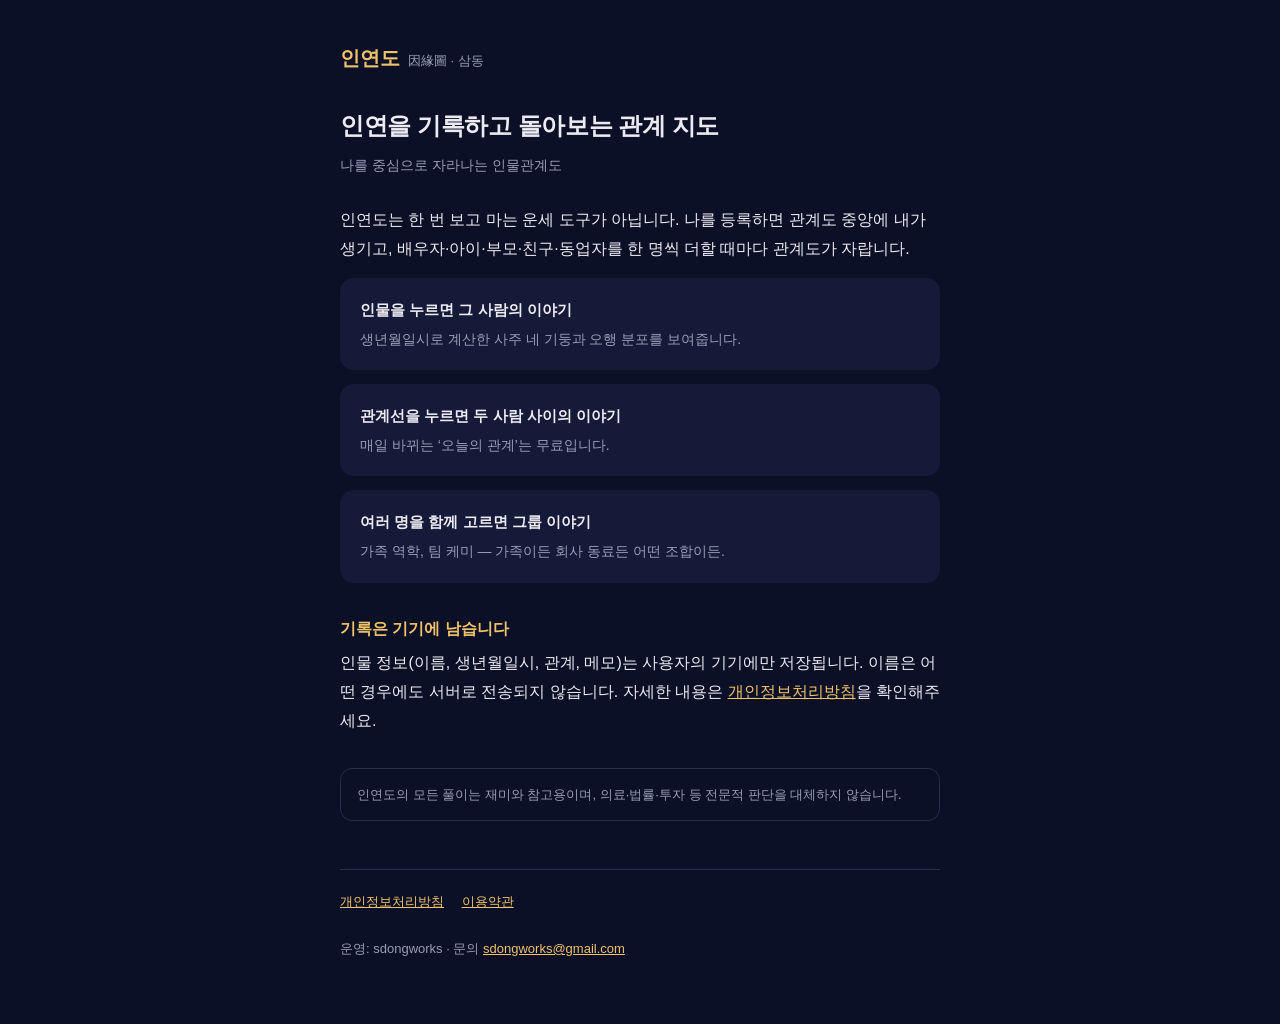
<file: index.html>
<!doctype html>
<html lang="ko">
<head>
<meta charset="utf-8">
<meta name="viewport" content="width=device-width,initial-scale=1">
<title>인연도 — 인연을 기록하고 돌아보는 관계 지도</title>
<meta name="description" content="나를 중심으로 자라나는 인물관계도. 가족·친구·동료를 한 명씩 더하면 관계도가 자라고, 사람과 사람 사이의 이야기가 열립니다.">
<link rel="stylesheet" href="style.css">
</head>
<body>
<div class="wrap">
  <div class="brand"><strong>인연도</strong><span>因緣圖 · 삼동</span></div>

  <h1>인연을 기록하고 돌아보는 관계 지도</h1>
  <p class="sub">나를 중심으로 자라나는 인물관계도</p>

  <p>인연도는 한 번 보고 마는 운세 도구가 아닙니다. 나를 등록하면 관계도 중앙에 내가 생기고,
  배우자·아이·부모·친구·동업자를 한 명씩 더할 때마다 관계도가 자랍니다.</p>

  <div class="card">
    <h3>인물을 누르면 그 사람의 이야기</h3>
    <p>생년월일시로 계산한 사주 네 기둥과 오행 분포를 보여줍니다.</p>
  </div>
  <div class="card">
    <h3>관계선을 누르면 두 사람 사이의 이야기</h3>
    <p>매일 바뀌는 &lsquo;오늘의 관계&rsquo;는 무료입니다.</p>
  </div>
  <div class="card">
    <h3>여러 명을 함께 고르면 그룹 이야기</h3>
    <p>가족 역학, 팀 케미 &mdash; 가족이든 회사 동료든 어떤 조합이든.</p>
  </div>

  <h2>기록은 기기에 남습니다</h2>
  <p>인물 정보(이름, 생년월일시, 관계, 메모)는 사용자의 기기에만 저장됩니다.
  이름은 어떤 경우에도 서버로 전송되지 않습니다. 자세한 내용은
  <a href="privacy.html">개인정보처리방침</a>을 확인해주세요.</p>

  <div class="notice">
    인연도의 모든 풀이는 재미와 참고용이며, 의료&middot;법률&middot;투자 등 전문적 판단을
    대체하지 않습니다.
  </div>

  <footer>
    <a href="privacy.html">개인정보처리방침</a>
    <a href="terms.html">이용약관</a>
    <br><br>
    운영: sdongworks · 문의 <a href="mailto:sdongworks@gmail.com">sdongworks@gmail.com</a>
  </footer>
</div>
</body>
</html>
</file>
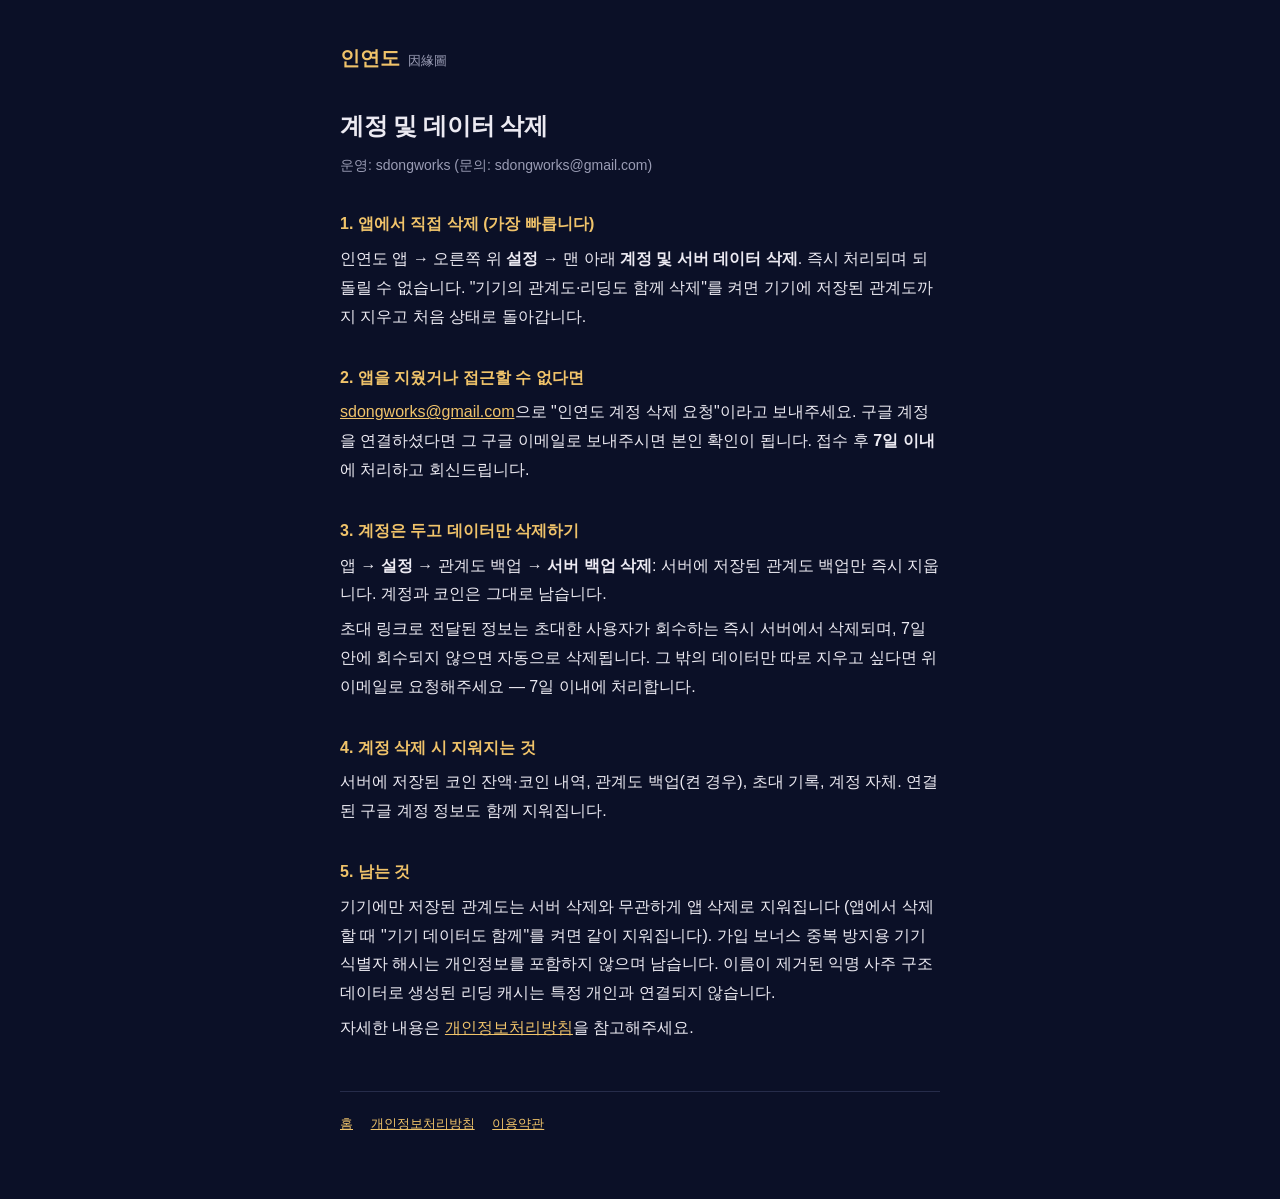
<file: delete-account.html>
<!doctype html>
<html lang="ko">
<head>
<meta charset="utf-8">
<meta name="viewport" content="width=device-width,initial-scale=1">
<title>인연도 — 계정 및 데이터 삭제 요청</title>
<link rel="stylesheet" href="style.css">
</head>
<body>
<div class="wrap">
  <div class="brand"><strong>인연도</strong><span>因緣圖</span></div>

  <h1>계정 및 데이터 삭제</h1>
  <p class="sub">운영: sdongworks (문의: sdongworks@gmail.com)</p>

  <h2>1. 앱에서 직접 삭제 (가장 빠릅니다)</h2>
  <p>인연도 앱 → 오른쪽 위 <strong>설정</strong> → 맨 아래 <strong>계정 및 서버 데이터 삭제</strong>.
  즉시 처리되며 되돌릴 수 없습니다. "기기의 관계도·리딩도 함께 삭제"를 켜면 기기에 저장된
  관계도까지 지우고 처음 상태로 돌아갑니다.</p>

  <h2>2. 앱을 지웠거나 접근할 수 없다면</h2>
  <p><a href="mailto:sdongworks@gmail.com?subject=%5B%EC%9D%B8%EC%97%B0%EB%8F%84%5D%20%EA%B3%84%EC%A0%95%20%EC%82%AD%EC%A0%9C%20%EC%9A%94%EC%B2%AD">sdongworks@gmail.com</a>으로
  "인연도 계정 삭제 요청"이라고 보내주세요. 구글 계정을 연결하셨다면 그 구글 이메일로 보내주시면
  본인 확인이 됩니다. 접수 후 <strong>7일 이내</strong>에 처리하고 회신드립니다.</p>

  <h2>3. 계정은 두고 데이터만 삭제하기</h2>
  <p>앱 → <strong>설정</strong> → 관계도 백업 → <strong>서버 백업 삭제</strong>: 서버에 저장된 관계도
  백업만 즉시 지웁니다. 계정과 코인은 그대로 남습니다.</p>
  <p>초대 링크로 전달된 정보는 초대한 사용자가 회수하는 즉시 서버에서 삭제되며, 7일 안에 회수되지
  않으면 자동으로 삭제됩니다. 그 밖의 데이터만 따로 지우고 싶다면 위 이메일로 요청해주세요 —
  7일 이내에 처리합니다.</p>

  <h2>4. 계정 삭제 시 지워지는 것</h2>
  <p>서버에 저장된 코인 잔액·코인 내역, 관계도 백업(켠 경우), 초대 기록, 계정 자체.
  연결된 구글 계정 정보도 함께 지워집니다.</p>

  <h2>5. 남는 것</h2>
  <p>기기에만 저장된 관계도는 서버 삭제와 무관하게 앱 삭제로 지워집니다 (앱에서 삭제할 때
  "기기 데이터도 함께"를 켜면 같이 지워집니다). 가입 보너스 중복 방지용 기기 식별자 해시는
  개인정보를 포함하지 않으며 남습니다. 이름이 제거된 익명 사주 구조 데이터로 생성된 리딩
  캐시는 특정 개인과 연결되지 않습니다.</p>

  <p>자세한 내용은 <a href="privacy.html">개인정보처리방침</a>을 참고해주세요.</p>

  <footer>
    <a href="index.html">홈</a>
    <a href="privacy.html">개인정보처리방침</a>
    <a href="terms.html">이용약관</a>
  </footer>
</div>
</body>
</html>
</file>
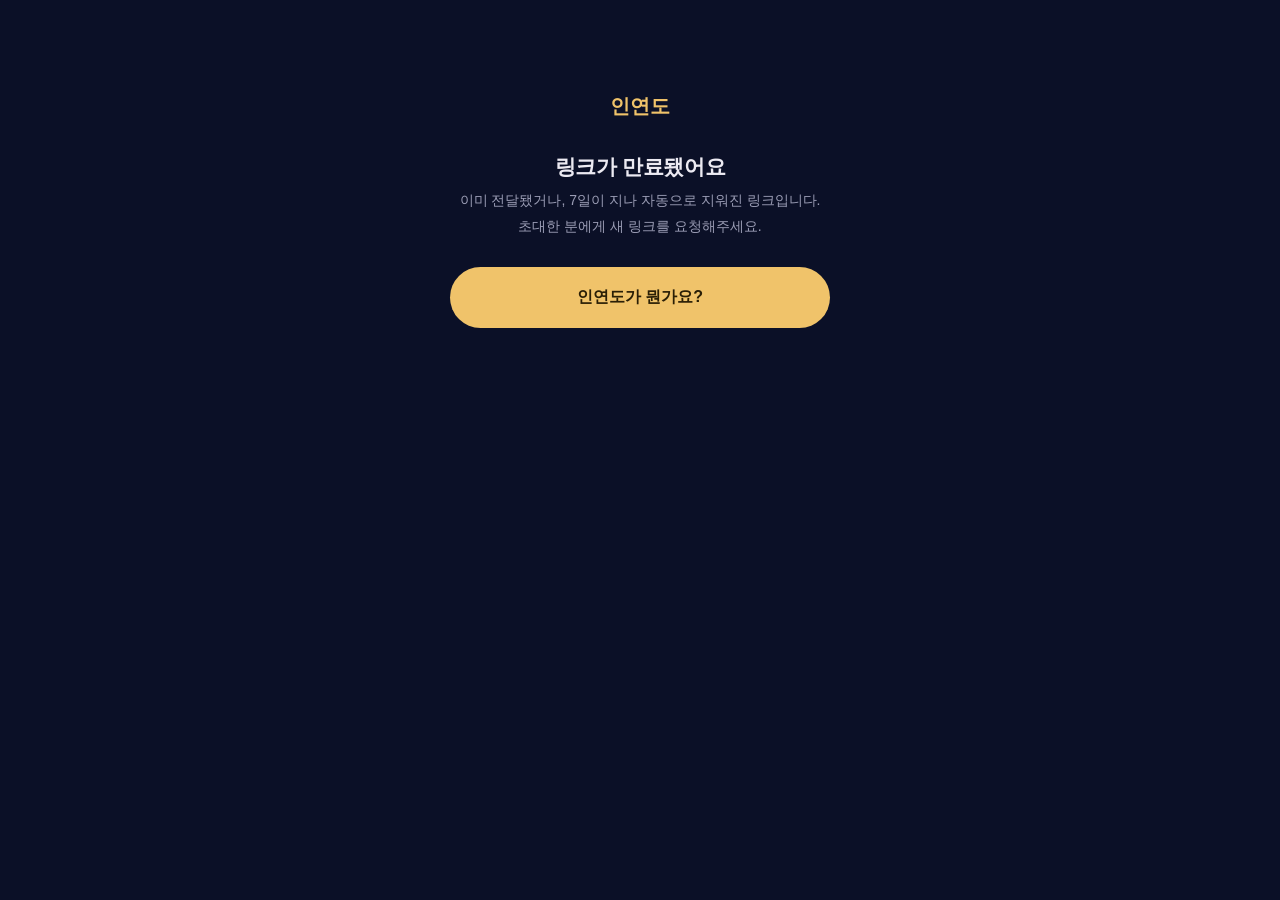
<file: invite.html>
<!doctype html>
<html lang="ko">
<head>
<meta charset="utf-8">
<meta name="viewport" content="width=device-width,initial-scale=1">
<title>인연도 — 사주 봐줄게</title>
<link rel="stylesheet" href="style.css">
<style>
  .wrap { max-width: 420px; padding-top: 28px; }
  h1 { font-size: 21px; line-height: 1.45; }
  label { display:block; font-size:13px; color:var(--ink-dim); margin:18px 0 6px; }
  input[type=text], input[type=number] {
    width:100%; padding:13px 14px; font-size:16px; /* 16px 미만이면 iOS 가 확대한다 */
    background:var(--surface); color:var(--ink);
    border:1px solid #2A3155; border-radius:10px;
  }
  input:focus { outline:none; border-color:var(--gold); }
  .row { display:flex; gap:8px; }
  .row > * { flex:1; min-width:0; }
  .seg { display:flex; gap:8px; }
  .seg button {
    flex:1; padding:12px; font-size:15px; cursor:pointer;
    background:var(--surface); color:var(--ink-dim);
    border:1px solid #2A3155; border-radius:10px;
  }
  .seg button[aria-pressed="true"] {
    background:rgba(240,195,106,.16); color:var(--gold); border-color:var(--gold);
  }
  .hint { font-size:12px; color:var(--ink-dim); margin-top:6px; }
  details { margin-top:22px; border:1px solid #2A3155; border-radius:12px; padding:0 14px; }
  summary { cursor:pointer; padding:14px 0; font-size:14px; color:var(--gold); list-style:none; }
  summary::before { content:'+ '; }
  details[open] summary::before { content:'– '; }
  summary small { display:block; color:var(--ink-dim); font-size:12px; margin-top:2px; }
  details > :last-child { margin-bottom:14px; }
  .chips { display:grid; grid-template-columns:repeat(4,1fr); gap:6px; }
  .chips button {
    padding:10px 0; font-size:14px; font-weight:700; letter-spacing:.5px; cursor:pointer;
    background:var(--surface); color:var(--ink-dim);
    border:1px solid #2A3155; border-radius:10px;
  }
  .chips button[aria-pressed="true"] {
    background:rgba(240,195,106,.16); color:var(--gold); border-color:var(--gold);
  }
  #submit {
    width:100%; margin-top:26px; padding:16px; font-size:17px; font-weight:700;
    cursor:pointer; background:var(--gold); color:#2A1F06;
    border:0; border-radius:999px;
  }
  #submit:disabled { opacity:.5; cursor:default; }
  .msg { margin-top:14px; font-size:14px; color:#FF9B9B; min-height:20px; }
  .teaser {
    background:var(--surface); border-radius:14px;
    padding:20px; margin:20px 0; font-size:15px; line-height:1.75;
  }
  .cta {
    display:block; text-align:center; text-decoration:none;
    padding:16px; border-radius:999px; font-weight:700;
    background:var(--gold); color:#2A1F06; margin-top:20px;
  }
  .center { text-align:center; }
</style>
</head>
<body>
<div class="wrap">

  <div id="loading" class="center" style="padding:60px 0;color:var(--ink-dim)" data-i18n="loading">불러오는 중…</div>

  <!-- 입력 -->
  <section id="form" hidden>
    <div class="brand"><strong data-i18n="brand">인연도</strong><span data-i18n="brandSub">因緣圖</span></div>
    <h1 id="title" data-i18n="title">사주를 봐드릴게요</h1>
    <p class="sub" id="subtitle" data-i18n="subtitle">MBTI만 찍어도 돼요. 생년월일까지 알려주면 사주로도 봐줄 수 있어요.</p>

    <label for="name" data-i18n="nameLabel">이름 (별명도 괜찮아요)</label>
    <input type="text" id="name" maxlength="20" autocomplete="off">

    <label>MBTI</label>
    <div class="chips" id="mbti"></div>

    <details id="birthMore">
    <summary><span data-i18n="birthMore">생년월일도 알려주기</span> <small data-i18n="birthMoreHint">사주까지 볼 수 있어요. 모르면 건너뛰세요</small></summary>
    <label style="margin-top:4px" data-i18n="birthDate">생년월일</label>
    <div class="row">
      <input type="number" id="y" placeholder="1995" inputmode="numeric">
      <input type="number" id="m" placeholder="3" inputmode="numeric">
      <input type="number" id="d" placeholder="21" inputmode="numeric">
    </div>
    <div class="seg" style="margin-top:8px">
      <button type="button" id="solar" aria-pressed="true" data-i18n="solar">양력</button>
      <button type="button" id="lunar" aria-pressed="false" data-i18n="lunar">음력</button>
    </div>

    <label><span data-i18n="birthTime">태어난 시간</span> <span style="color:var(--ink-dim)" data-i18n="birthTimeHint">— 모르면 비워두세요</span></label>
    <div class="row">
      <input type="number" id="hh" placeholder="시 (0~23)" data-i18n-ph="hourPh" inputmode="numeric">
      <input type="number" id="mi" placeholder="분" data-i18n-ph="minutePh" inputmode="numeric">
    </div>
    <p class="hint" data-i18n="timeHint">시간을 모르면 비워두셔도 괜찮아요. 나머지로도 충분히 봅니다.</p>

    <!-- 나라마다 표준시·서머타임 이력이 달라 같은 시각도 시주가 갈릴 수 있다 -->
    <label data-i18n="region">태어난 나라</label>
    <div class="seg">
      <button type="button" id="kr" aria-pressed="true" data-i18n="regionKr">한국</button>
      <button type="button" id="jp" aria-pressed="false" data-i18n="regionJp">일본</button>
    </div>

    <label data-i18n="gender">성별</label>
    <div class="seg">
      <button type="button" id="female" aria-pressed="true" data-i18n="female">여</button>
      <button type="button" id="male" aria-pressed="false" data-i18n="male">남</button>
    </div>
    </details>

    <button id="submit" data-i18n="submit">보내기</button>
    <div class="msg" id="msg"></div>
    <p class="hint" style="margin-top:18px">
      <span data-i18n="privacyNote">입력한 내용은 초대한 분에게 전달된 뒤 서버에서 삭제됩니다.
      7일 안에 전달되지 않으면 자동으로 지워집니다.</span>
      <a href="privacy.html" id="privacyLink" data-i18n="privacy">개인정보처리방침</a>
    </p>
  </section>

  <!-- 완료 -->
  <section id="done" hidden>
    <div class="brand"><strong data-i18n="brand">인연도</strong><span data-i18n="brandSub">因緣圖</span></div>
    <h1 id="doneTitle">전달했어요</h1>
    <div class="teaser" id="teaser"></div>
    <p data-i18n-html="doneBody">이번엔 <strong>당신을 중심으로</strong> 관계도를 만들어보세요.
    가족, 친구, 동료를 한 명씩 더하면 사람과 사람 사이의 이야기가 열립니다.</p>
    <a class="cta" id="install" href="https://play.google.com/store/apps/details?id=com.sdongworks.inyeondo" data-i18n="install">
      인연도 설치하기
    </a>
    <p class="hint center" style="margin-top:20px" data-i18n="disclaimer">이 풀이는 재미와 참고용입니다</p>
  </section>

  <!-- 만료 -->
  <section id="expired" hidden class="center" style="padding-top:60px">
    <div class="brand" style="justify-content:center"><strong data-i18n="brand">인연도</strong></div>
    <h1 data-i18n="expiredTitle">링크가 만료됐어요</h1>
    <p class="sub" data-i18n-html="expiredBody">이미 전달됐거나, 7일이 지나 자동으로 지워진 링크입니다.<br>
    초대한 분에게 새 링크를 요청해주세요.</p>
    <a class="cta" href="index.html" data-i18n="whatIs">인연도가 뭔가요?</a>
  </section>

</div>

<script>
const FN = 'https://rbndywufszmjtcpxnkkh.supabase.co/functions/v1/invite';
const params = new URLSearchParams(location.search);
const token = params.get('t');
const $ = (id) => document.getElementById(id);
const show = (id) => { for (const s of ['loading','form','done','expired'])
  $(s).hidden = (s !== id); };

// ---------------------------------------------------------------- 언어
// 읽는 사람(친구)의 브라우저 언어가 한국어·일본어면 그걸, 아니면 초대한 사람의
// 앱 언어(링크의 l=ja), 둘 다 없으면 한국어. 문구는 앱 arb 와 결을 맞춘다.
const LANG = (() => {
  for (const l of navigator.languages ?? [navigator.language]) {
    const c = (l || '').slice(0, 2).toLowerCase();
    if (c === 'ko' || c === 'ja') return c;
  }
  return params.get('l') === 'ja' ? 'ja' : 'ko';
})();

const T = {
  ko: {
    pageTitle: '인연도 — 사주 봐줄게',
    loading: '불러오는 중…',
    brand: '인연도',
    brandSub: '因緣圖',
    title: '사주를 봐드릴게요',
    titleWho: (n) => `${n}님이 사주를 봐주려고 해요`,
    subtitle: 'MBTI만 찍어도 돼요. 생년월일까지 알려주면 사주로도 봐줄 수 있어요.',
    nameLabel: '이름 (별명도 괜찮아요)',
    birthMore: '생년월일도 알려주기',
    birthMoreHint: '사주까지 볼 수 있어요. 모르면 건너뛰세요',
    birthDate: '생년월일',
    solar: '양력', lunar: '음력',
    birthTime: '태어난 시간', birthTimeHint: '— 모르면 비워두세요',
    hourPh: '시 (0~23)', minutePh: '분',
    timeHint: '시간을 모르면 비워두셔도 괜찮아요. 나머지로도 충분히 봅니다.',
    region: '태어난 나라', regionKr: '한국', regionJp: '일본',
    gender: '성별', female: '여', male: '남',
    submit: '보내기', sending: '보내는 중…',
    privacyNote: '입력한 내용은 초대한 분에게 전달된 뒤 서버에서 삭제됩니다. 7일 안에 전달되지 않으면 자동으로 지워집니다.',
    privacy: '개인정보처리방침',
    errName: '이름을 입력해주세요',
    errNeedOne: 'MBTI나 생년월일 중 하나는 알려주세요',
    errBirthAll: '생년월일은 연·월·일을 모두 적어주세요',
    errYear: '태어난 연도를 확인해주세요',
    errMonth: '태어난 월을 확인해주세요',
    errDay: '태어난 일을 확인해주세요',
    errSend: '전송에 실패했어요. 잠시 후 다시 시도해주세요.',
    doneTitle: (n) => `${n}님, 전달했어요`,
    teaserLead: '맛보기 하나 — ',
    teaserHead: (n, g) => `${n}님의 일간은 ${g}`,
    teaserTail: (t) => `${t}입니다.`,
    mbtiHead: (n, m) => `${n}님은 ${m}`,
    mbtiBody: '초대한 분의 관계도에 MBTI로 들어갔어요. 생년월일까지 알려주면 사주로도 볼 수 있어요.',
    noTeaser: '입력해주신 생년월일시로 사주를 풀어 초대한 분에게 전달했어요.',
    doneBody: '이번엔 <strong>당신을 중심으로</strong> 관계도를 만들어보세요. 가족, 친구, 동료를 한 명씩 더하면 사람과 사람 사이의 이야기가 열립니다.',
    install: '인연도 설치하기',
    disclaimer: '이 풀이는 재미와 참고용입니다',
    expiredTitle: '링크가 만료됐어요',
    expiredBody: '이미 전달됐거나, 7일이 지나 자동으로 지워진 링크입니다.<br>초대한 분에게 새 링크를 요청해주세요.',
    whatIs: '인연도가 뭔가요?',
  },
  ja: {
    pageTitle: 'えにし図 — 占ってあげる',
    loading: '読み込み中…',
    brand: 'えにし図',
    brandSub: '縁の相関図',
    title: 'あなたを占ってみます',
    titleWho: (n) => `${n}さんがあなたを占ってくれるそうです`,
    subtitle: 'MBTIを選ぶだけでもOK。生年月日も教えてもらえれば、四柱推命でも見られます。',
    nameLabel: '名前(ニックネームでもOK)',
    birthMore: '生年月日も教える',
    birthMoreHint: '四柱推命でも見られます。わからなければスキップしてください',
    birthDate: '生年月日',
    solar: '新暦', lunar: '旧暦',
    birthTime: '生まれた時刻', birthTimeHint: '— わからなければ空欄で',
    hourPh: '時(0〜23)', minutePh: '分',
    timeHint: '時刻がわからなくても大丈夫です。ほかの情報で十分に見られます。',
    region: '生まれた国', regionKr: '韓国', regionJp: '日本',
    gender: '性別', female: '女性', male: '男性',
    submit: '送信する', sending: '送信中…',
    privacyNote: '入力した内容は、招待した人に届けられたあとサーバーから削除されます。7日以内に届けられなかった場合も自動で消去されます。',
    privacy: 'プライバシーポリシー',
    errName: '名前を入力してください',
    errNeedOne: 'MBTIか生年月日のどちらかを教えてください',
    errBirthAll: '生年月日は年・月・日をすべて入力してください',
    errYear: '生まれた年を確認してください',
    errMonth: '生まれた月を確認してください',
    errDay: '生まれた日を確認してください',
    errSend: '送信できませんでした。しばらくしてからもう一度お試しください。',
    doneTitle: (n) => `${n}さん、送信しました`,
    teaserLead: 'ちょっとだけ先にご紹介 — ',
    teaserHead: (n, g) => `${n}さんの日干は${g}`,
    teaserTail: (t) => `${t}です。`,
    mbtiHead: (n, m) => `${n}さんは${m}`,
    mbtiBody: '招待した人の関係図にMBTIで加わりました。生年月日も教えてもらえれば、四柱推命でも見られます。',
    noTeaser: '入力していただいた生年月日と時刻で命式を出し、招待した人に届けました。',
    doneBody: '今度は<strong>あなたを中心に</strong>関係図をつくってみませんか。家族、友だち、同僚をひとりずつ加えていくと、人と人のあいだの物語が見えてきます。',
    install: 'えにし図をインストール',
    disclaimer: 'この内容は娯楽・参考を目的としたものです',
    expiredTitle: 'リンクの有効期限が切れています',
    expiredBody: 'すでに届けられたか、7日が過ぎて自動で消去されたリンクです。<br>招待した人に新しいリンクをお願いしてください。',
    whatIs: 'えにし図とは?',
  },
}[LANG];

document.documentElement.lang = LANG;
document.title = T.pageTitle;
for (const el of document.querySelectorAll('[data-i18n]')) el.textContent = T[el.dataset.i18n];
// 고정 문구만 innerHTML 로 (사용자 입력은 절대 여기로 들어가지 않는다)
for (const el of document.querySelectorAll('[data-i18n-html]')) el.innerHTML = T[el.dataset.i18nHtml];
for (const el of document.querySelectorAll('[data-i18n-ph]')) el.placeholder = T[el.dataset.i18nPh];
if (LANG !== 'ko') $('install').href += `&hl=${LANG}`;
if (LANG === 'ja') $('privacyLink').href = 'privacy-ja.html';

// ---------------------------------------------------------------- 토글
// 양/음력, 여/남, 한국/일본. 나라 기본값은 폼 언어를 따른다 (앱의 새 인물과 같은 규칙).
let isLunar = false, gender = 'female', region = LANG === 'ja' ? 'jp' : 'kr';
function pair(aId, bId, onPick) {
  const set = (a, b, v) => { $(a).setAttribute('aria-pressed','true');
    $(b).setAttribute('aria-pressed','false'); onPick(v); };
  $(aId).onclick = () => set(aId, bId, false);
  $(bId).onclick = () => set(bId, aId, true);
  return set;
}
pair('solar','lunar', (v) => isLunar = v);
pair('female','male', (v) => gender = v ? 'male' : 'female');
const setRegion = pair('kr','jp', (v) => region = v ? 'jp' : 'kr');
if (region === 'jp') setRegion('jp', 'kr', true);

// MBTI 16개 — 고른 걸 다시 누르면 해제
const MBTI = ['INTJ','INTP','ENTJ','ENTP','INFJ','INFP','ENFJ','ENFP',
              'ISTJ','ISFJ','ESTJ','ESFJ','ISTP','ISFP','ESTP','ESFP'];
let mbti = null;
for (const code of MBTI) {
  const b = document.createElement('button');
  b.type = 'button'; b.textContent = code; b.setAttribute('aria-pressed','false');
  b.onclick = () => {
    mbti = (mbti === code) ? null : code;
    for (const x of $('mbti').children) x.setAttribute('aria-pressed', String(x.textContent === mbti));
  };
  $('mbti').append(b);
}

async function load() {
  if (!token) return show('expired');
  try {
    const r = await fetch(`${FN}?t=${encodeURIComponent(token)}&format=json`);
    const d = await r.json();
    if (!r.ok || !d.ok) return show('expired');
    if (d.inviterName) $('title').textContent = T.titleWho(d.inviterName);
    show('form');
  } catch { show('expired'); }
}

$('submit').onclick = async () => {
  const name = $('name').value.trim();
  const yT = $('y').value.trim(), mT = $('m').value.trim(), dT = $('d').value.trim();
  const anyBirth = yT || mT || dT, allBirth = yT && mT && dT;
  const y = +yT, m = +mT, d = +dT;
  if (!name)                       return ($('msg').textContent = T.errName);
  if (!anyBirth && !mbti)          return ($('msg').textContent = T.errNeedOne);
  if (anyBirth && !allBirth)       { $('birthMore').open = true; return ($('msg').textContent = T.errBirthAll); }
  if (allBirth && !(y >= 1902 && y <= 2099)) return ($('msg').textContent = T.errYear);
  if (allBirth && !(m >= 1 && m <= 12))      return ($('msg').textContent = T.errMonth);
  if (allBirth && !(d >= 1 && d <= 31))      return ($('msg').textContent = T.errDay);
  $('msg').textContent = '';
  $('submit').disabled = true;
  $('submit').textContent = T.sending;
  try {
    const r = await fetch(`${FN}?t=${encodeURIComponent(token)}&action=submit`, {
      method: 'POST',
      headers: { 'Content-Type': 'application/json' },
      body: JSON.stringify({
        name, y: yT, m: mT, d: dT,
        hh: $('hh').value, mi: $('mi').value,
        g: gender, lunar: isLunar ? '1' : '0',
        region, lang: LANG,
        mbti: mbti ?? '',
      }),
    });
    const res = await r.json();
    if (!r.ok || !res.ok) {
      if (res.reason === 'expired') return show('expired');
      throw new Error(res.reason || 'failed');
    }
    $('doneTitle').textContent = T.doneTitle(res.name);
    // teaser 는 [일간, 설명] 두 칸짜리 배열(lang 에 맞춘 언어). 음력 입력이면 null 로 온다
    // (서버에 음양력 테이블이 없어 일진을 못 구한다 — 변환은 앱 엔진 몫).
    const t = $('teaser');
    t.textContent = '';
    if (Array.isArray(res.teaser)) {
      const b = document.createElement('b');
      b.textContent = T.teaserHead(res.name, res.teaser[0]);
      t.append(T.teaserLead, document.createElement('br'), b,
               document.createElement('br'), T.teaserTail(res.teaser[1]));
    } else if (res.mbti) {
      const b = document.createElement('b');
      b.textContent = T.mbtiHead(res.name, res.mbti);
      t.append(b, document.createElement('br'), T.mbtiBody);
    } else {
      t.textContent = T.noTeaser;
    }
    show('done');
  } catch {
    $('msg').textContent = T.errSend;
    $('submit').disabled = false;
    $('submit').textContent = T.submit;
  }
};

load();
</script>
</body>
</html>
</file>
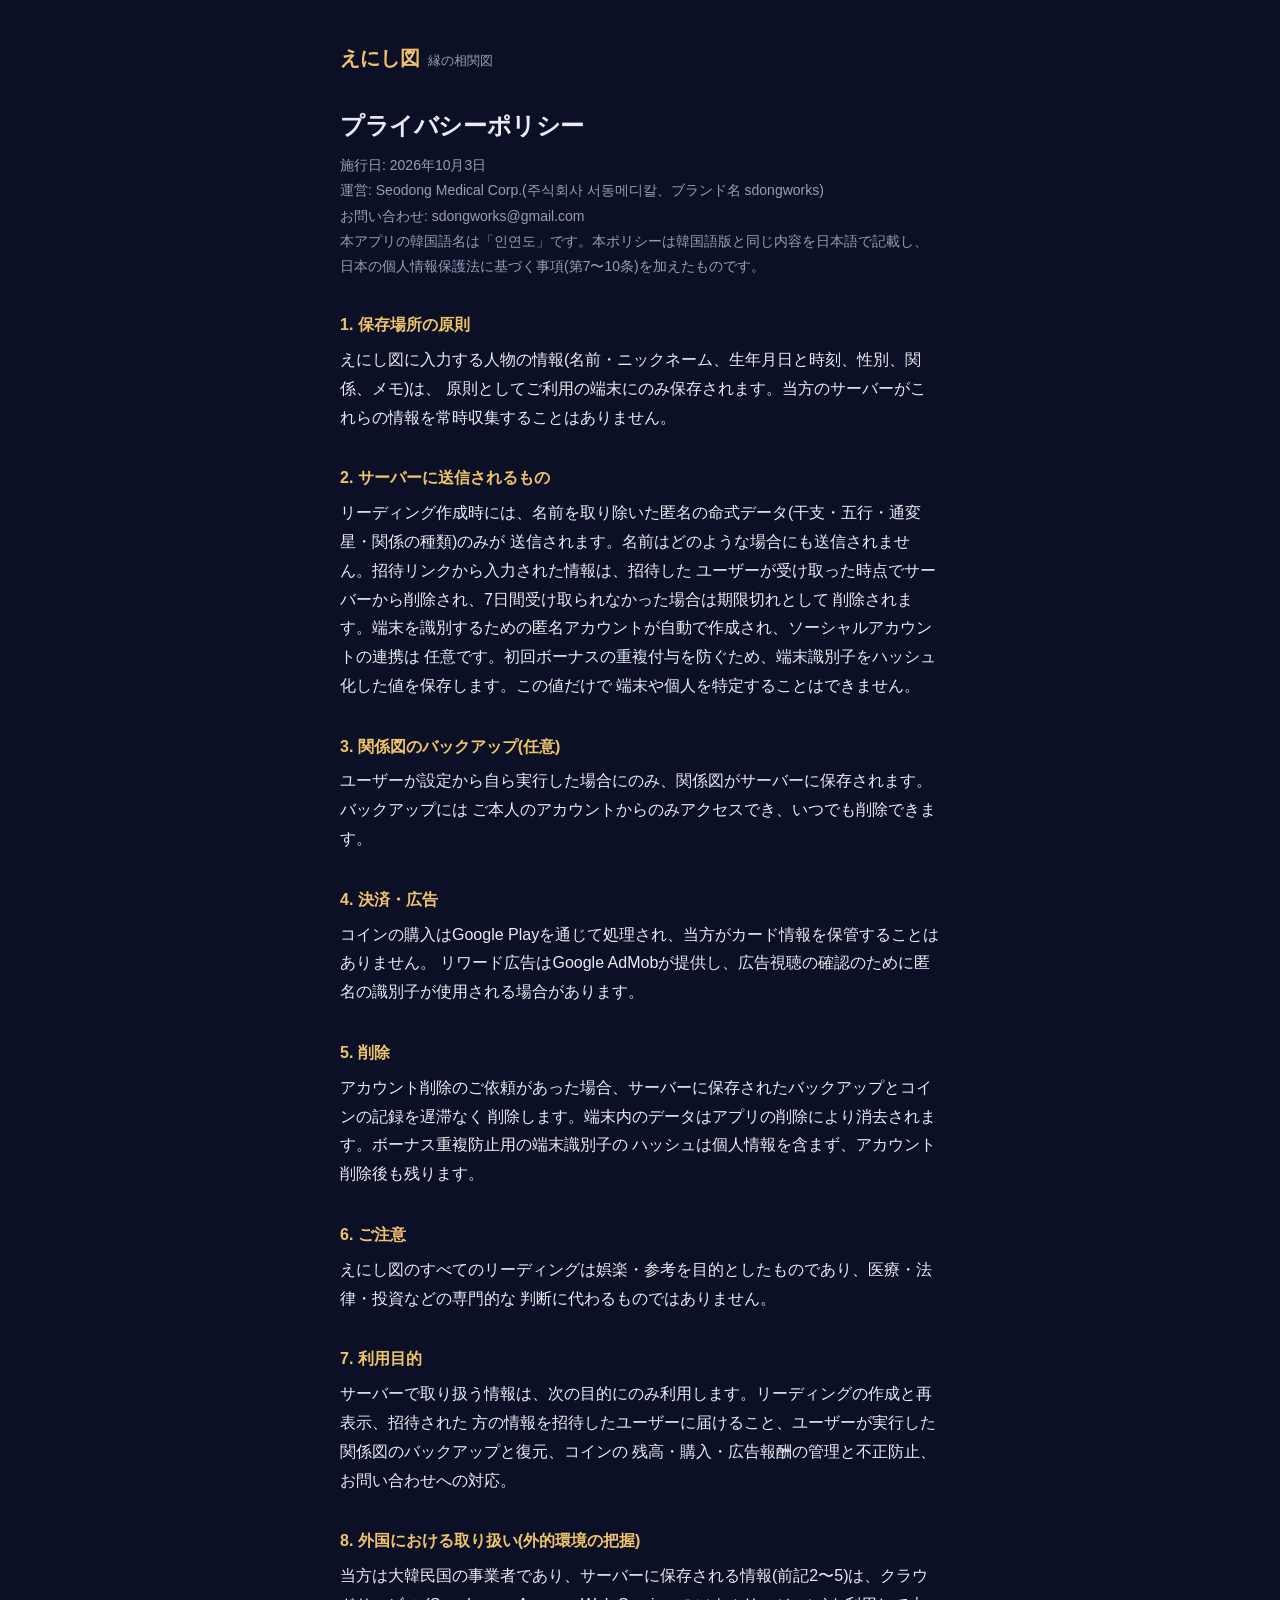
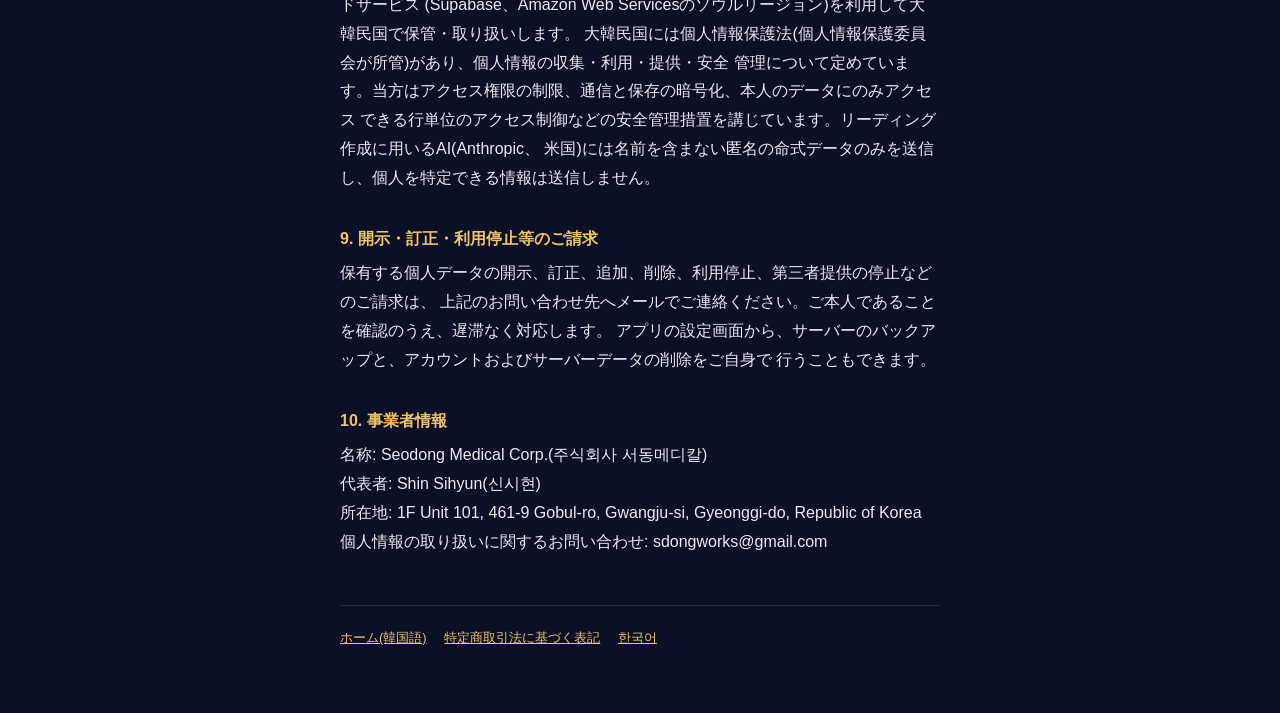
<file: privacy-ja.html>
<!doctype html>
<html lang="ja">
<head>
<meta charset="utf-8">
<meta name="viewport" content="width=device-width,initial-scale=1">
<title>えにし図 プライバシーポリシー</title>
<link rel="stylesheet" href="style.css">
</head>
<body>
<div class="wrap">
  <div class="brand"><strong>えにし図</strong><span>縁の相関図</span></div>

  <h1>プライバシーポリシー</h1>
  <p class="sub">施行日: 2026年10月3日<br>運営: Seodong Medical Corp.(주식회사 서동메디칼、ブランド名 sdongworks)<br>お問い合わせ: sdongworks@gmail.com<br>
  本アプリの韓国語名は「인연도」です。本ポリシーは韓国語版と同じ内容を日本語で記載し、
  日本の個人情報保護法に基づく事項(第7〜10条)を加えたものです。</p>

  <h2>1. 保存場所の原則</h2>
  <p>えにし図に入力する人物の情報(名前・ニックネーム、生年月日と時刻、性別、関係、メモ)は、
  原則としてご利用の端末にのみ保存されます。当方のサーバーがこれらの情報を常時収集することはありません。</p>

  <h2>2. サーバーに送信されるもの</h2>
  <p>リーディング作成時には、名前を取り除いた匿名の命式データ(干支・五行・通変星・関係の種類)のみが
  送信されます。名前はどのような場合にも送信されません。招待リンクから入力された情報は、招待した
  ユーザーが受け取った時点でサーバーから削除され、7日間受け取られなかった場合は期限切れとして
  削除されます。端末を識別するための匿名アカウントが自動で作成され、ソーシャルアカウントの連携は
  任意です。初回ボーナスの重複付与を防ぐため、端末識別子をハッシュ化した値を保存します。この値だけで
  端末や個人を特定することはできません。</p>

  <h2>3. 関係図のバックアップ(任意)</h2>
  <p>ユーザーが設定から自ら実行した場合にのみ、関係図がサーバーに保存されます。バックアップには
  ご本人のアカウントからのみアクセスでき、いつでも削除できます。</p>

  <h2>4. 決済・広告</h2>
  <p>コインの購入はGoogle Playを通じて処理され、当方がカード情報を保管することはありません。
  リワード広告はGoogle AdMobが提供し、広告視聴の確認のために匿名の識別子が使用される場合があります。</p>

  <h2>5. 削除</h2>
  <p>アカウント削除のご依頼があった場合、サーバーに保存されたバックアップとコインの記録を遅滞なく
  削除します。端末内のデータはアプリの削除により消去されます。ボーナス重複防止用の端末識別子の
  ハッシュは個人情報を含まず、アカウント削除後も残ります。</p>

  <h2>6. ご注意</h2>
  <p>えにし図のすべてのリーディングは娯楽・参考を目的としたものであり、医療・法律・投資などの専門的な
  判断に代わるものではありません。</p>

  <h2>7. 利用目的</h2>
  <p>サーバーで取り扱う情報は、次の目的にのみ利用します。リーディングの作成と再表示、招待された
  方の情報を招待したユーザーに届けること、ユーザーが実行した関係図のバックアップと復元、コインの
  残高・購入・広告報酬の管理と不正防止、お問い合わせへの対応。</p>

  <h2>8. 外国における取り扱い(外的環境の把握)</h2>
  <p>当方は大韓民国の事業者であり、サーバーに保存される情報(前記2〜5)は、クラウドサービス
  (Supabase、Amazon Web Servicesのソウルリージョン)を利用して大韓民国で保管・取り扱いします。
  大韓民国には個人情報保護法(個人情報保護委員会が所管)があり、個人情報の収集・利用・提供・安全
  管理について定めています。当方はアクセス権限の制限、通信と保存の暗号化、本人のデータにのみアクセス
  できる行単位のアクセス制御などの安全管理措置を講じています。リーディング作成に用いるAI(Anthropic、
  米国)には名前を含まない匿名の命式データのみを送信し、個人を特定できる情報は送信しません。</p>

  <h2>9. 開示・訂正・利用停止等のご請求</h2>
  <p>保有する個人データの開示、訂正、追加、削除、利用停止、第三者提供の停止などのご請求は、
  上記のお問い合わせ先へメールでご連絡ください。ご本人であることを確認のうえ、遅滞なく対応します。
  アプリの設定画面から、サーバーのバックアップと、アカウントおよびサーバーデータの削除をご自身で
  行うこともできます。</p>

  <h2>10. 事業者情報</h2>
  <p>名称: Seodong Medical Corp.(주식회사 서동메디칼)<br>
  代表者: Shin Sihyun(신시현)<br>
  所在地: 1F Unit 101, 461-9 Gobul-ro, Gwangju-si, Gyeonggi-do, Republic of Korea<br>
  個人情報の取り扱いに関するお問い合わせ: sdongworks@gmail.com</p>

  <footer>
    <a href="index.html">ホーム(韓国語)</a>
    <a href="tokushoho.html">特定商取引法に基づく表記</a>
    <a href="privacy.html">한국어</a>
  </footer>
</div>
</body>
</html>
</file>
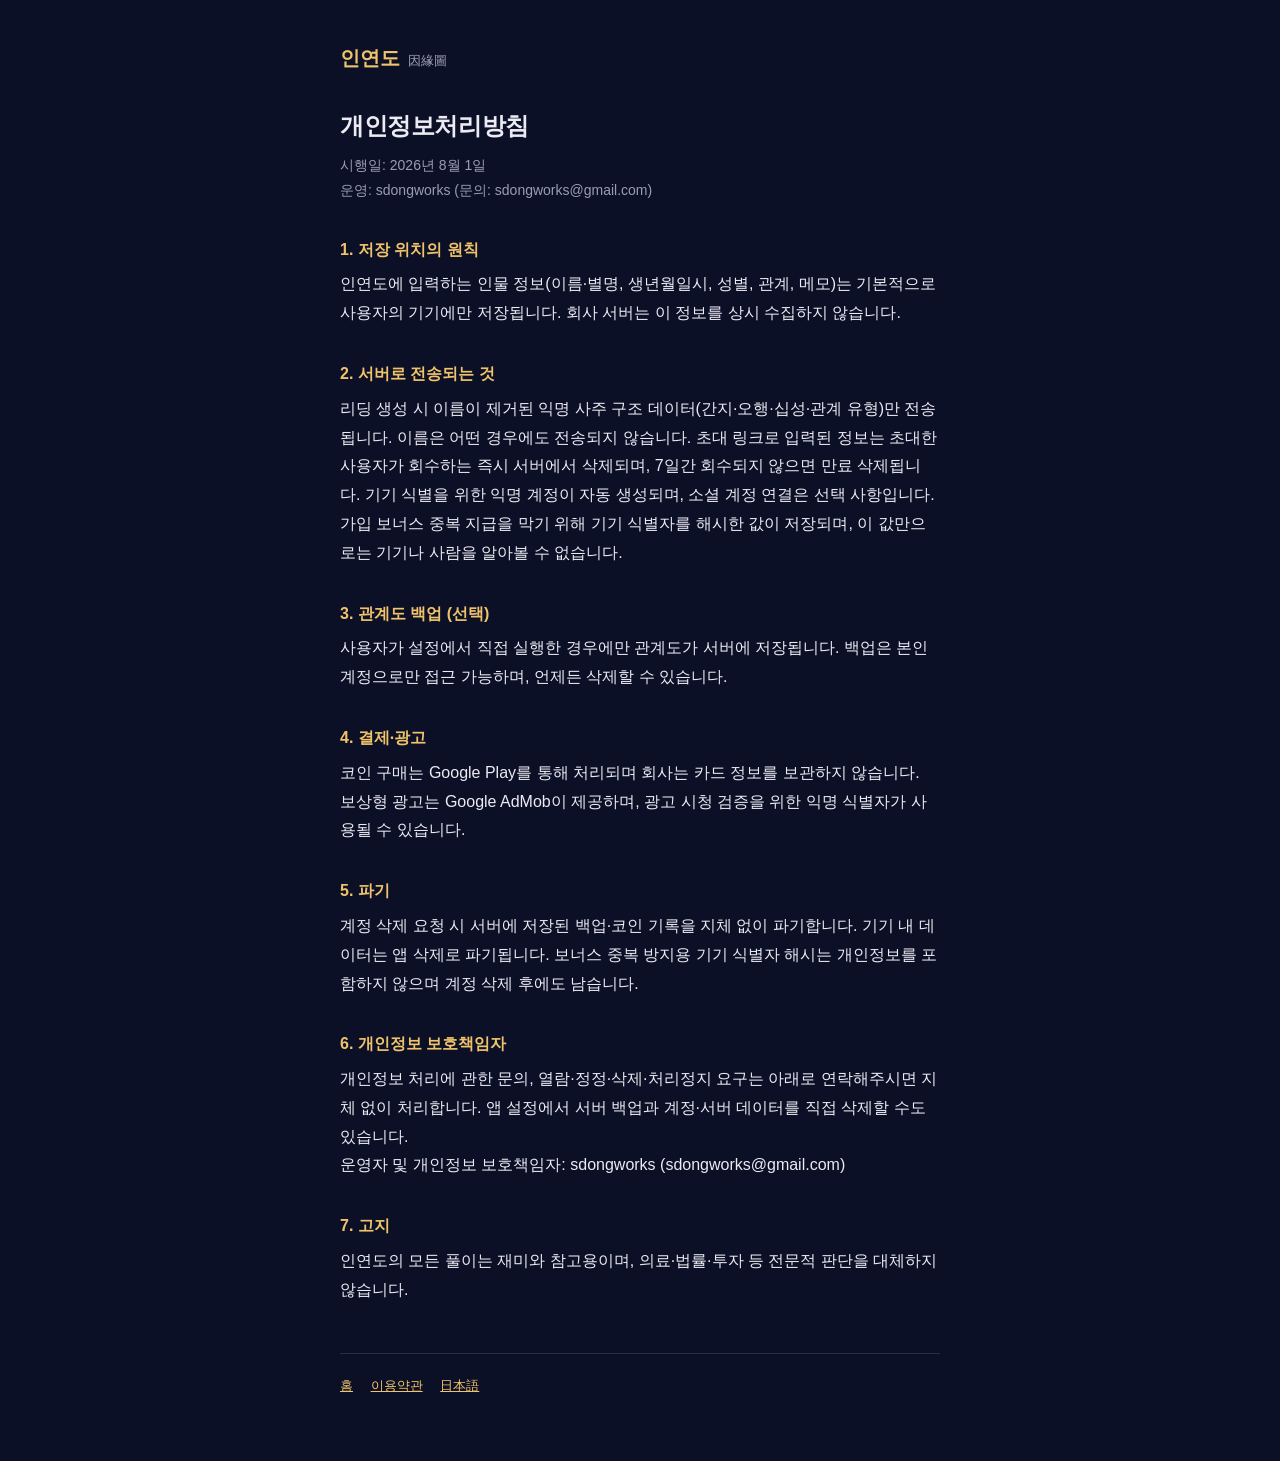
<file: privacy.html>
<!doctype html>
<html lang="ko">
<head>
<meta charset="utf-8">
<meta name="viewport" content="width=device-width,initial-scale=1">
<title>인연도 개인정보처리방침</title>
<link rel="stylesheet" href="style.css">
</head>
<body>
<div class="wrap">
  <div class="brand"><strong>인연도</strong><span>因緣圖</span></div>

  <h1>개인정보처리방침</h1>
  <p class="sub">시행일: 2026년 8월 1일<br>운영: sdongworks (문의: sdongworks@gmail.com)</p>

  <h2>1. 저장 위치의 원칙</h2>
  <p>인연도에 입력하는 인물 정보(이름&middot;별명, 생년월일시, 성별, 관계, 메모)는 기본적으로
  사용자의 기기에만 저장됩니다. 회사 서버는 이 정보를 상시 수집하지 않습니다.</p>

  <h2>2. 서버로 전송되는 것</h2>
  <p>리딩 생성 시 이름이 제거된 익명 사주 구조 데이터(간지&middot;오행&middot;십성&middot;관계 유형)만
  전송됩니다. 이름은 어떤 경우에도 전송되지 않습니다. 초대 링크로 입력된 정보는
  초대한 사용자가 회수하는 즉시 서버에서 삭제되며, 7일간 회수되지 않으면 만료
  삭제됩니다. 기기 식별을 위한 익명 계정이 자동 생성되며, 소셜 계정 연결은 선택
  사항입니다. 가입 보너스 중복 지급을 막기 위해 기기 식별자를 해시한 값이 저장되며, 이 값만으로는 기기나 사람을 알아볼 수 없습니다.</p>

  <h2>3. 관계도 백업 (선택)</h2>
  <p>사용자가 설정에서 직접 실행한 경우에만 관계도가 서버에 저장됩니다. 백업은 본인
  계정으로만 접근 가능하며, 언제든 삭제할 수 있습니다.</p>

  <h2>4. 결제&middot;광고</h2>
  <p>코인 구매는 Google Play를 통해 처리되며 회사는 카드 정보를 보관하지 않습니다.
  보상형 광고는 Google AdMob이 제공하며, 광고 시청 검증을 위한 익명 식별자가 사용될
  수 있습니다.</p>

  <h2>5. 파기</h2>
  <p>계정 삭제 요청 시 서버에 저장된 백업&middot;코인 기록을 지체 없이 파기합니다. 기기 내
  데이터는 앱 삭제로 파기됩니다. 보너스 중복 방지용 기기 식별자 해시는 개인정보를 포함하지 않으며 계정 삭제 후에도 남습니다.</p>

  <h2>6. 개인정보 보호책임자</h2>
  <p>개인정보 처리에 관한 문의, 열람&middot;정정&middot;삭제&middot;처리정지 요구는 아래로 연락해주시면
  지체 없이 처리합니다. 앱 설정에서 서버 백업과 계정&middot;서버 데이터를 직접 삭제할 수도 있습니다.<br>
  운영자 및 개인정보 보호책임자: sdongworks (sdongworks@gmail.com)</p>

  <h2>7. 고지</h2>
  <p>인연도의 모든 풀이는 재미와 참고용이며, 의료&middot;법률&middot;투자 등 전문적 판단을 대체하지
  않습니다.</p>

  <footer>
    <a href="index.html">홈</a>
    <a href="terms.html">이용약관</a>
    <a href="privacy-ja.html">日本語</a>
  </footer>
</div>
</body>
</html>
</file>
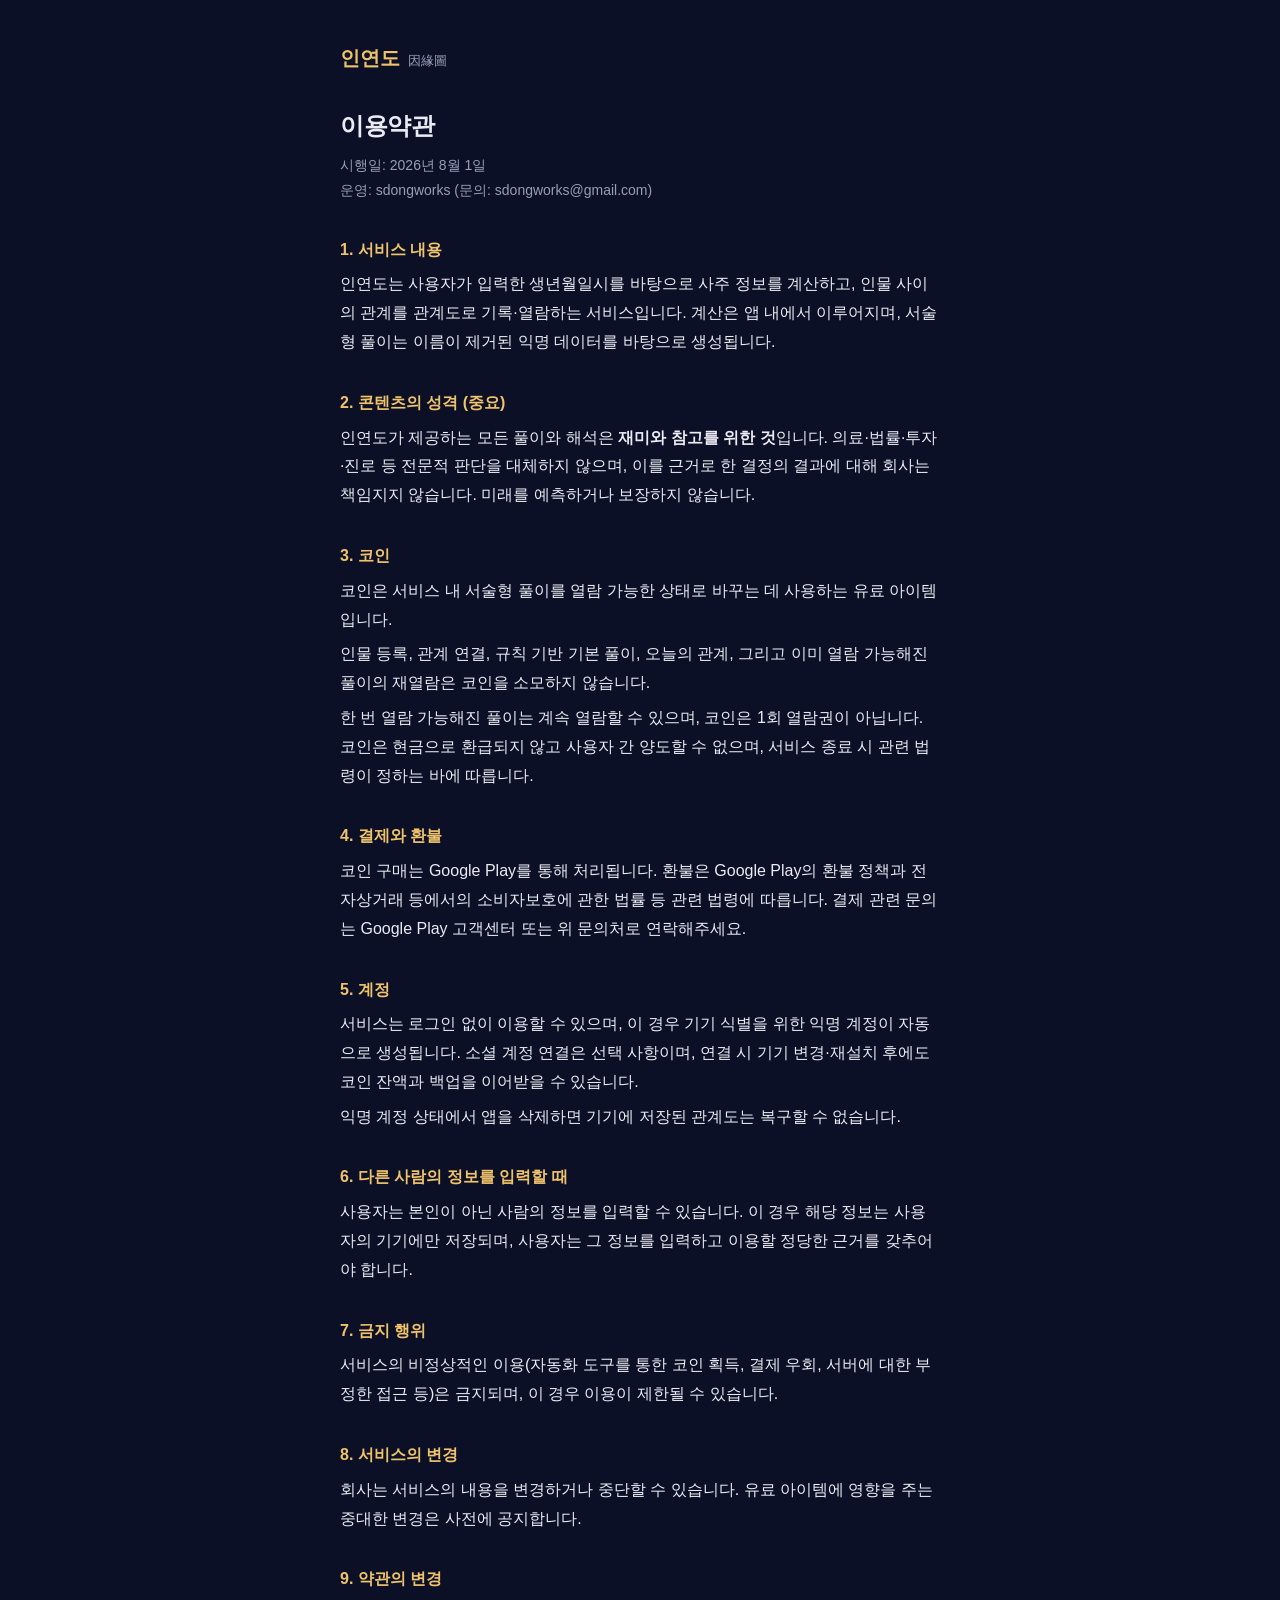
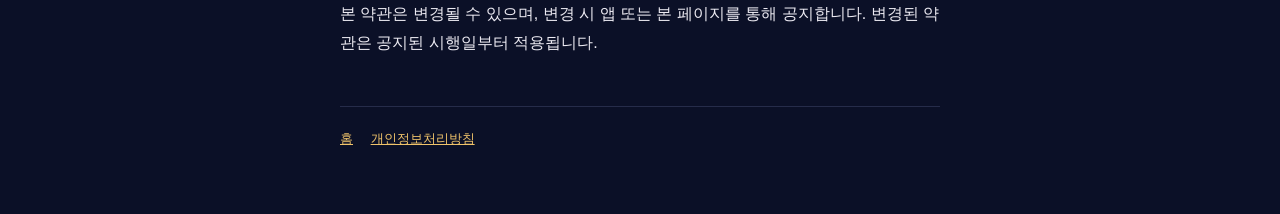
<file: terms.html>
<!doctype html>
<html lang="ko">
<head>
<meta charset="utf-8">
<meta name="viewport" content="width=device-width,initial-scale=1">
<title>인연도 이용약관</title>
<link rel="stylesheet" href="style.css">
</head>
<body>
<div class="wrap">
  <div class="brand"><strong>인연도</strong><span>因緣圖</span></div>

  <h1>이용약관</h1>
  <p class="sub">시행일: 2026년 8월 1일<br>운영: sdongworks (문의: sdongworks@gmail.com)</p>

  <h2>1. 서비스 내용</h2>
  <p>인연도는 사용자가 입력한 생년월일시를 바탕으로 사주 정보를 계산하고, 인물 사이의
  관계를 관계도로 기록&middot;열람하는 서비스입니다. 계산은 앱 내에서 이루어지며, 서술형
  풀이는 이름이 제거된 익명 데이터를 바탕으로 생성됩니다.</p>

  <h2>2. 콘텐츠의 성격 (중요)</h2>
  <p>인연도가 제공하는 모든 풀이와 해석은 <strong>재미와 참고를 위한 것</strong>입니다.
  의료&middot;법률&middot;투자&middot;진로 등 전문적 판단을 대체하지 않으며, 이를 근거로 한 결정의
  결과에 대해 회사는 책임지지 않습니다. 미래를 예측하거나 보장하지 않습니다.</p>

  <h2>3. 코인</h2>
  <p>코인은 서비스 내 서술형 풀이를 열람 가능한 상태로 바꾸는 데 사용하는 유료 아이템입니다.</p>
  <p>인물 등록, 관계 연결, 규칙 기반 기본 풀이, 오늘의 관계, 그리고 이미 열람 가능해진
  풀이의 재열람은 코인을 소모하지 않습니다.</p>
  <p>한 번 열람 가능해진 풀이는 계속 열람할 수 있으며, 코인은 1회 열람권이 아닙니다.
  코인은 현금으로 환급되지 않고 사용자 간 양도할 수 없으며, 서비스 종료 시 관련 법령이
  정하는 바에 따릅니다.</p>

  <h2>4. 결제와 환불</h2>
  <p>코인 구매는 Google Play를 통해 처리됩니다. 환불은 Google Play의 환불 정책과
  전자상거래 등에서의 소비자보호에 관한 법률 등 관련 법령에 따릅니다. 결제 관련 문의는
  Google Play 고객센터 또는 위 문의처로 연락해주세요.</p>

  <h2>5. 계정</h2>
  <p>서비스는 로그인 없이 이용할 수 있으며, 이 경우 기기 식별을 위한 익명 계정이 자동으로
  생성됩니다. 소셜 계정 연결은 선택 사항이며, 연결 시 기기 변경&middot;재설치 후에도 코인
  잔액과 백업을 이어받을 수 있습니다.</p>
  <p>익명 계정 상태에서 앱을 삭제하면 기기에 저장된 관계도는 복구할 수 없습니다.</p>

  <h2>6. 다른 사람의 정보를 입력할 때</h2>
  <p>사용자는 본인이 아닌 사람의 정보를 입력할 수 있습니다. 이 경우 해당 정보는 사용자의
  기기에만 저장되며, 사용자는 그 정보를 입력하고 이용할 정당한 근거를 갖추어야 합니다.</p>

  <h2>7. 금지 행위</h2>
  <p>서비스의 비정상적인 이용(자동화 도구를 통한 코인 획득, 결제 우회, 서버에 대한 부정한
  접근 등)은 금지되며, 이 경우 이용이 제한될 수 있습니다.</p>

  <h2>8. 서비스의 변경</h2>
  <p>회사는 서비스의 내용을 변경하거나 중단할 수 있습니다. 유료 아이템에 영향을 주는
  중대한 변경은 사전에 공지합니다.</p>

  <h2>9. 약관의 변경</h2>
  <p>본 약관은 변경될 수 있으며, 변경 시 앱 또는 본 페이지를 통해 공지합니다.
  변경된 약관은 공지된 시행일부터 적용됩니다.</p>

  <footer>
    <a href="index.html">홈</a>
    <a href="privacy.html">개인정보처리방침</a>
  </footer>
</div>
</body>
</html>
</file>
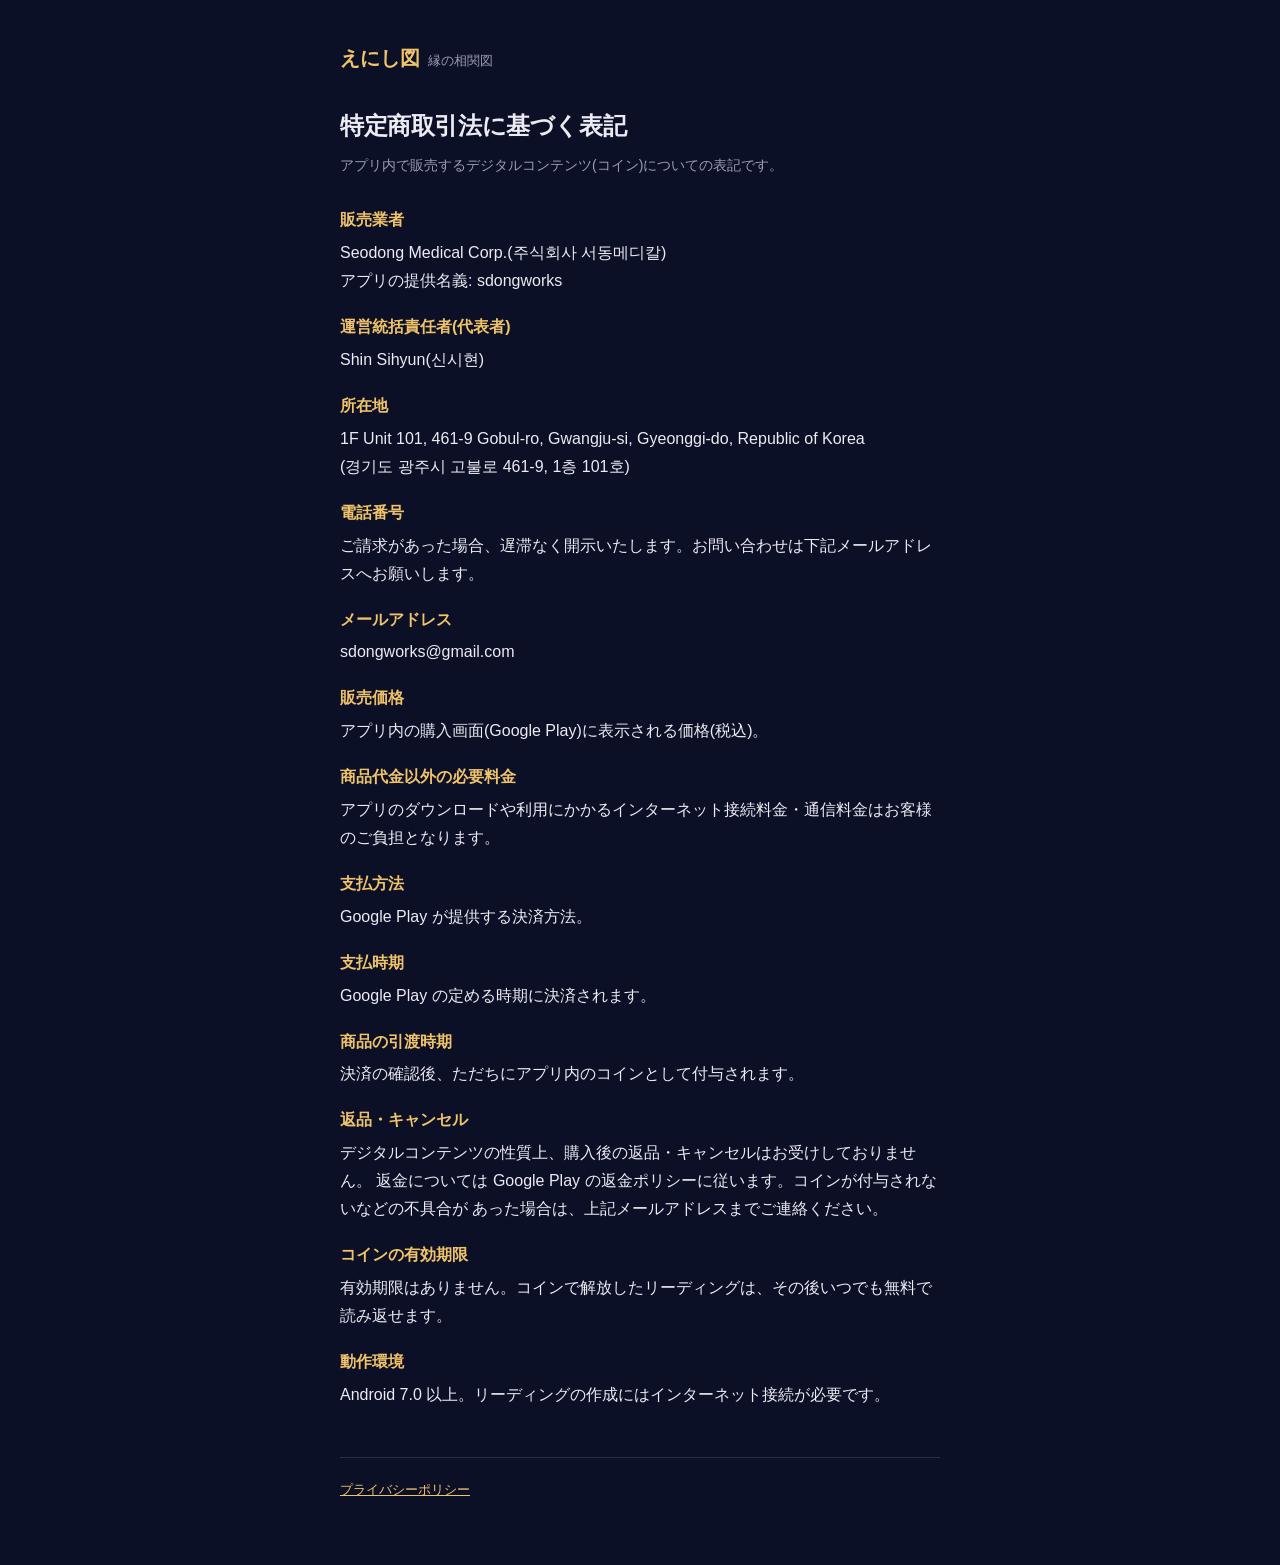
<file: tokushoho.html>
<!doctype html>
<html lang="ja">
<head>
<meta charset="utf-8">
<meta name="viewport" content="width=device-width,initial-scale=1">
<title>えにし図 特定商取引法に基づく表記</title>
<link rel="stylesheet" href="style.css">
<style>
  dl { margin: 0; }
  dt { font-weight: 700; margin-top: 18px; color: var(--gold); }
  dd { margin: 4px 0 0; line-height: 1.75; }
</style>
</head>
<body>
<div class="wrap">
  <div class="brand"><strong>えにし図</strong><span>縁の相関図</span></div>

  <h1>特定商取引法に基づく表記</h1>
  <p class="sub">アプリ内で販売するデジタルコンテンツ(コイン)についての表記です。</p>

  <dl>
    <dt>販売業者</dt>
    <dd>Seodong Medical Corp.(주식회사 서동메디칼)<br>アプリの提供名義: sdongworks</dd>

    <dt>運営統括責任者(代表者)</dt>
    <dd>Shin Sihyun(신시현)</dd>

    <dt>所在地</dt>
    <dd>1F Unit 101, 461-9 Gobul-ro, Gwangju-si, Gyeonggi-do, Republic of Korea<br>
    (경기도 광주시 고불로 461-9, 1층 101호)</dd>

    <dt>電話番号</dt>
    <dd>ご請求があった場合、遅滞なく開示いたします。お問い合わせは下記メールアドレスへお願いします。</dd>

    <dt>メールアドレス</dt>
    <dd>sdongworks@gmail.com</dd>

    <dt>販売価格</dt>
    <dd>アプリ内の購入画面(Google Play)に表示される価格(税込)。</dd>

    <dt>商品代金以外の必要料金</dt>
    <dd>アプリのダウンロードや利用にかかるインターネット接続料金・通信料金はお客様のご負担となります。</dd>

    <dt>支払方法</dt>
    <dd>Google Play が提供する決済方法。</dd>

    <dt>支払時期</dt>
    <dd>Google Play の定める時期に決済されます。</dd>

    <dt>商品の引渡時期</dt>
    <dd>決済の確認後、ただちにアプリ内のコインとして付与されます。</dd>

    <dt>返品・キャンセル</dt>
    <dd>デジタルコンテンツの性質上、購入後の返品・キャンセルはお受けしておりません。
    返金については Google Play の返金ポリシーに従います。コインが付与されないなどの不具合が
    あった場合は、上記メールアドレスまでご連絡ください。</dd>

    <dt>コインの有効期限</dt>
    <dd>有効期限はありません。コインで解放したリーディングは、その後いつでも無料で読み返せます。</dd>

    <dt>動作環境</dt>
    <dd>Android 7.0 以上。リーディングの作成にはインターネット接続が必要です。</dd>
  </dl>

  <footer>
    <a href="privacy-ja.html">プライバシーポリシー</a>
  </footer>
</div>
</body>
</html>
</file>
<file: style.css>
/* 인연도 웹 페이지 공통 스타일 — 앱 팔레트(palette.dart)와 맞춘다.
   inyeonNavy #0B1027 / inyeonGold #F0C36A */
:root {
  --navy: #0B1027;
  --surface: #141A38;
  --gold: #F0C36A;
  --ink: #ECEAF2;
  --ink-dim: #9A9CB4;
}
* { box-sizing: border-box; }
body {
  margin: 0;
  background: var(--navy);
  color: var(--ink);
  font-family: -apple-system, 'Apple SD Gothic Neo', 'Noto Sans KR', sans-serif;
  line-height: 1.8;
  -webkit-text-size-adjust: 100%;
}
.wrap { max-width: 640px; margin: 0 auto; padding: 40px 20px 64px; }
a { color: var(--gold); }
h1 { font-size: 24px; letter-spacing: -0.4px; margin: 0 0 4px; }
h2 { font-size: 16px; margin: 32px 0 6px; color: var(--gold); }
p { margin: 6px 0; }
.sub { color: var(--ink-dim); font-size: 14px; margin-bottom: 28px; }
.brand { display: flex; align-items: baseline; gap: 8px; margin-bottom: 28px; }
.brand strong { font-size: 20px; color: var(--gold); }
.brand span { color: var(--ink-dim); font-size: 13px; }
.card {
  background: var(--surface); border-radius: 14px;
  padding: 18px 20px; margin: 14px 0;
}
.card h3 { margin: 0 0 4px; font-size: 15px; }
.card p { color: var(--ink-dim); font-size: 14px; margin: 0; }
footer {
  margin-top: 48px; padding-top: 20px;
  border-top: 1px solid #262C4A;
  color: var(--ink-dim); font-size: 13px;
}
footer a { margin-right: 14px; }
.notice {
  margin-top: 32px; padding: 14px 16px;
  border: 1px solid #262C4A; border-radius: 12px;
  color: var(--ink-dim); font-size: 13px;
}
</file>
